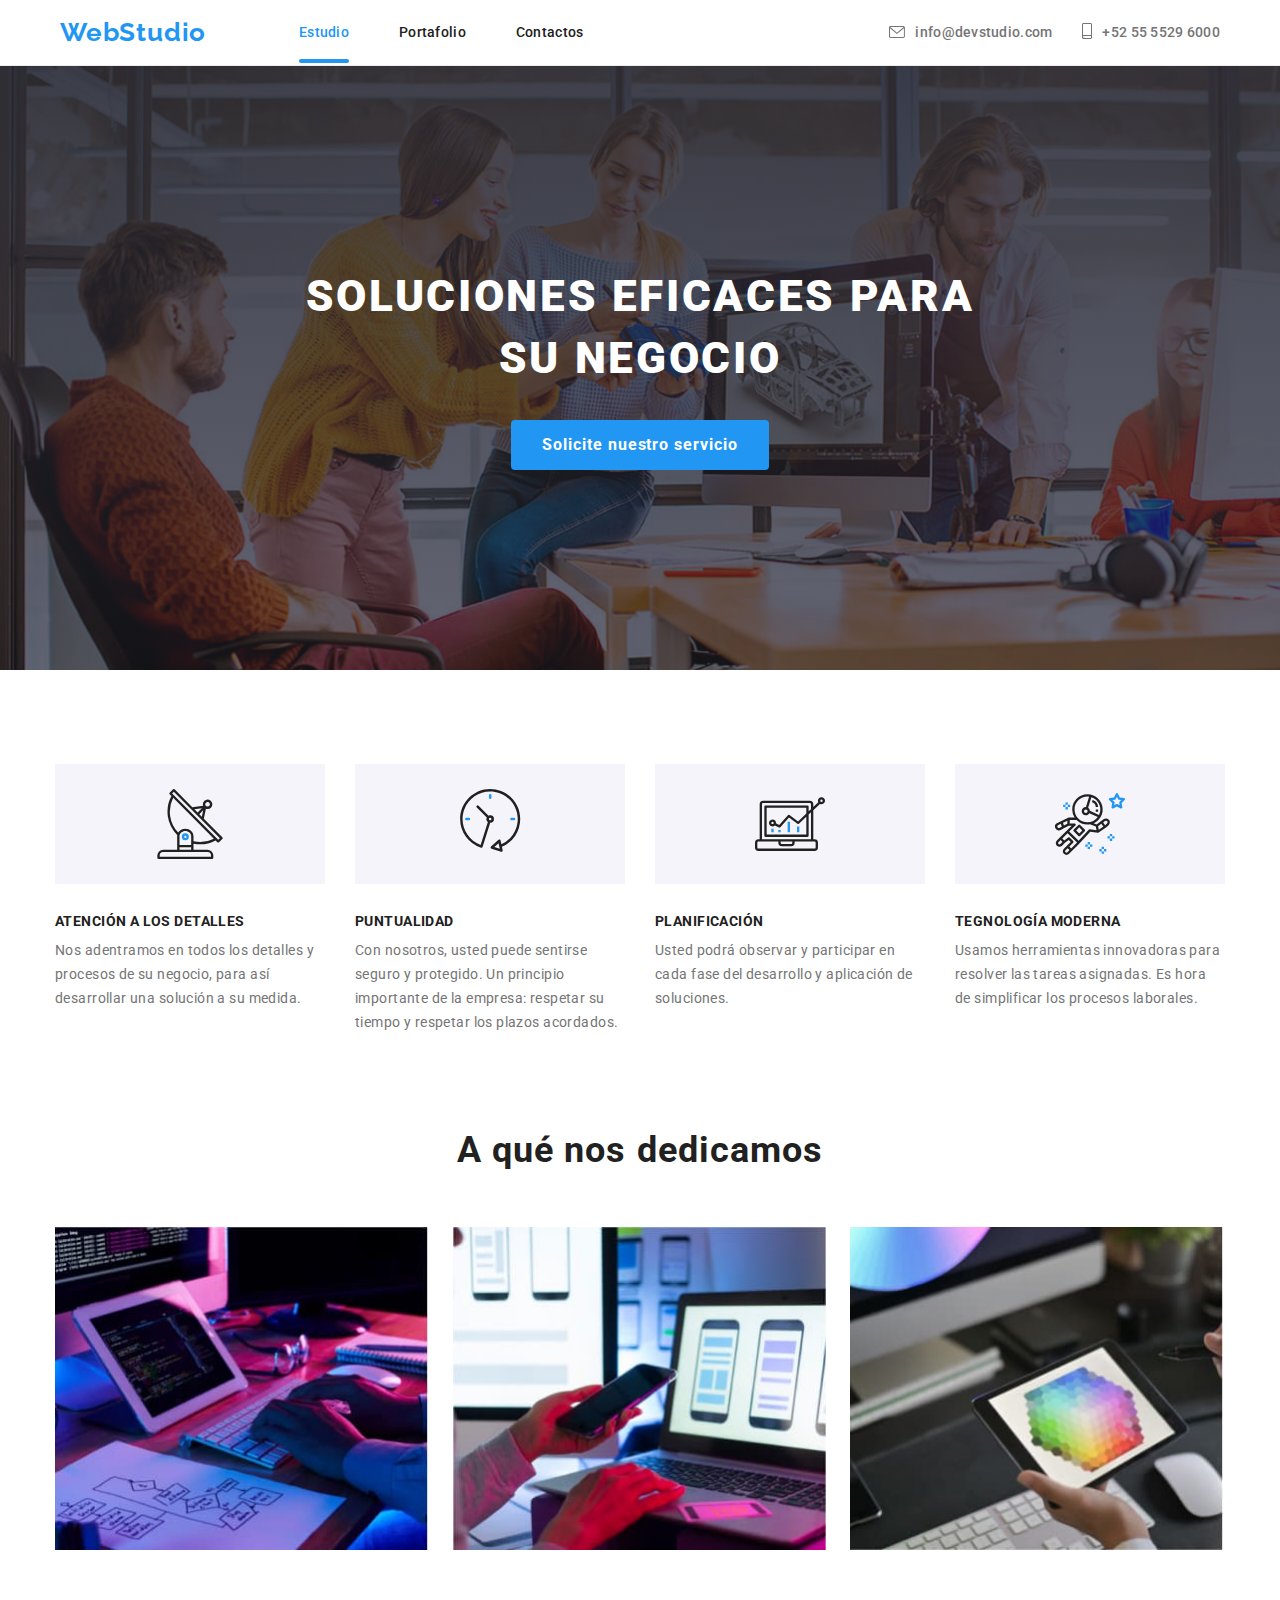
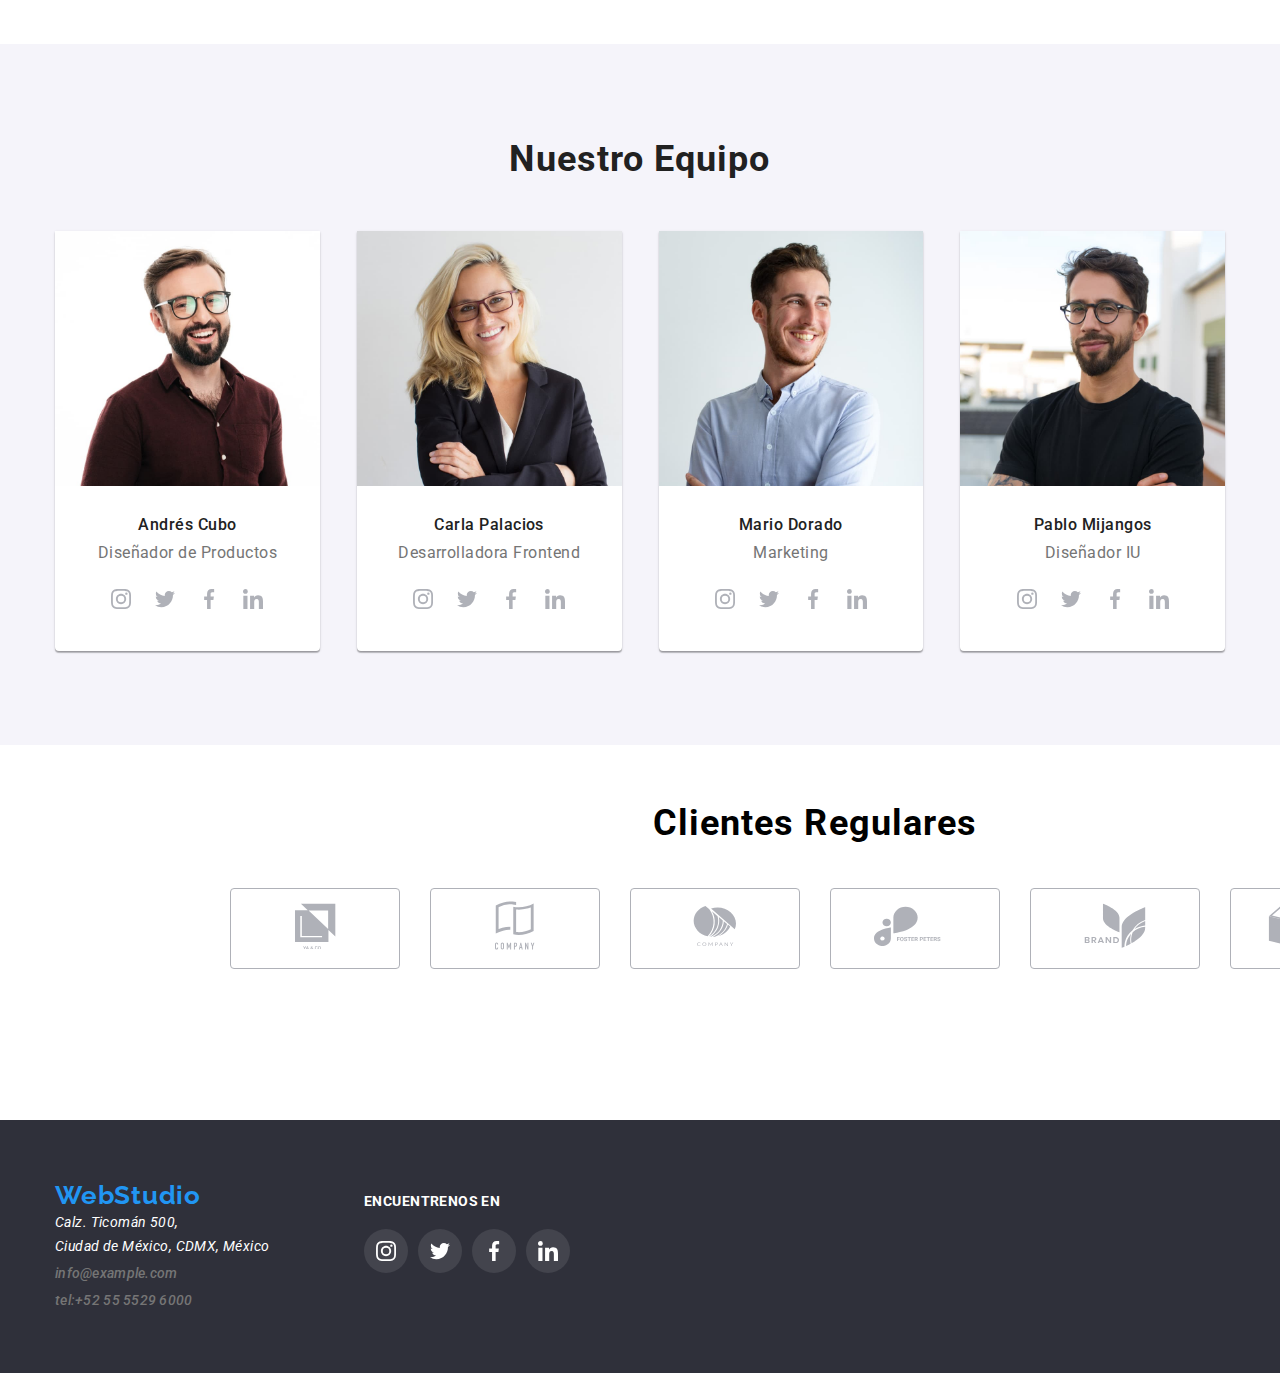
<file: index.html>
<!DOCTYPE html>
<html lang="es">
  <head>
    <meta charset="UTF-8" />
    <meta http-equiv="X-UA-Compatible" content="IE=edge" />
    <meta name="viewport" content="width=device-width, initial-scale=1.0" />
    <title>WebStudio</title>
    <link rel="preconnect" href="https://fonts.googleapis.com" />
    <link rel="preconnect" href="https://fonts.gstatic.com" crossorigin />
    <link
      href="https://fonts.googleapis.com/css2?family=Raleway:wght@700&family=Roboto:wght@400;500;700;900&display=swap"
      rel="stylesheet"
    />
    <link rel="stylesheet" href="./css/normalize.css" />
    <link rel="stylesheet" href="./css/styles.css" />
  </head>
  <body>
    <header class="header">
      <div class="header-container container">
        <nav class="nav">
          <a class="logo" href="#">WebStudio</a>
          <ul class="nav__menu">
            <li class="nav__item">
              <a class="nav__link active" href="./index.html">Estudio</a>
            </li>
            <li class="nav__item">
              <a class="nav__link" href="./portfolio.html">Portafolio</a>
            </li>
            <li class="nav__item">
              <a class="nav__link" href="#">Contactos</a>
            </li>
          </ul>
        </nav>
        <ul class="contact">
          <div class="contact-item__container">
            <li class="contact-item__icon">
              <a href="#">
                <svg class="icon">
                  <use href="./images/svg/sprite.svg#icon-sobre"></use>
                </svg>
              </a>
            </li>
            <li class="contact-item contact-item__mail">
              <a class="contact-link" href="mailto:info@devstudio.com"
                >info@devstudio.com</a
              >
            </li>
          </div>
          <div class="contact-item__container">
            <li class="contact-item__icon">
              <a href="#">
                <svg class="icon icon--telfono">
                  <use href="./images/svg/sprite.svg#icon-telfono"></use>
                </svg>
              </a>
            </li>
            <li class="contact-item">
              <a class="contact-link" href="tel:+525555296000"
                >+52 55 5529 6000</a
              >
            </li>
          </div>
        </ul>
      </div>
    </header>
    <main>
      <section class="hero">
        <div class="hero-container container">
          <div class="hero-container-title">
            <h1 class="hero-title">SOLUCIONES EFICACES PARA SU NEGOCIO</h1>
          </div>
          <button class="hero-button" type="button">
            Solicite nuestro servicio
          </button>
        </div>
      </section>
      <section class="characteristics">
        <div class="container">
          <ul class="characteristics-container">
            <li class="characteristics-container-item">
              <div>
                <svg class="icon">
                  <use href="./images/svg/sprite.svg#icon-antena"></use>
                </svg>
              </div>
              <h3 class="characteristics-subtitle">ATENCIÓN A LOS DETALLES</h3>
              <p class="characteristics-text">
                Nos adentramos en todos los detalles y procesos de su negocio,
                para así desarrollar una solución a su medida.
              </p>
            </li>
            <li class="characteristics-container-item">
              <div>
                <svg class="icon">
                  <use href="./images/svg/sprite.svg#icon-reloj"></use>
                </svg>
              </div>
              <h3 class="characteristics-subtitle">PUNTUALIDAD</h3>
              <p class="characteristics-text">
                Con nosotros, usted puede sentirse seguro y protegido. Un
                principio importante de la empresa: respetar su tiempo y
                respetar los plazos acordados.
              </p>
            </li>
            <li class="characteristics-container-item">
              <div>
                <svg class="icon">
                  <use href="./images/svg/sprite.svg#icon-diagrama"></use>
                </svg>
              </div>
              <h3 class="characteristics-subtitle">PLANIFICACIÓN</h3>
              <p class="characteristics-text">
                Usted podrá observar y participar en cada fase del desarrollo y
                aplicación de soluciones.
              </p>
            </li>
            <li class="characteristics-container-item">
              <div>
                <svg class="icon">
                  <use href="./images/svg/sprite.svg#icon-astronauta"></use>
                </svg>
              </div>
              <h3 class="characteristics-subtitle">TEGNOLOGÍA MODERNA</h3>
              <p class="characteristics-text">
                Usamos herramientas innovadoras para resolver las tareas
                asignadas. Es hora de simplificar los procesos laborales.
              </p>
            </li>
          </ul>
        </div>
      </section>
      <section class="services">
        <div class="container">
          <h2 class="services-title">A qué nos dedicamos</h2>
          <ul class="services-container">
            <li class="services-item">
              <div class="services-item-relative">
                <img
                  class="services-image"
                  src="./images/imagen.jpg"
                  alt="Maquetacion web"
                  width="300"
                />
                <!-- <p class="services-item-text services-item-text-desktop">
                  APLICACIONES DE ESCRITORIO
                </p> -->
              </div>
            </li>
            <li class="services-item">
              <div class="services-item-relative">
                <img
                  class="services-image"
                  src="./images/imagen2.jpg"
                  alt="Diseño web"
                  width="300"
                />
                <!-- <p class="services-item-text">APLICACIONES MÓVILES</p> -->
              </div>
            </li>
            <li class="services-item">
              <div class="services-item-relative">
                <img
                  class="services-image"
                  src="./images/imagen3.jpg"
                  alt="Creacion de logos"
                  width="300"
                />
                <!-- <p class="services-item-text">SOLUCIONES DE DISEÑO</p> -->
              </div>
            </li>
          </ul>
        </div>
      </section>
      <section class="team">
        <div class="container">
          <h2 class="team-title">Nuestro Equipo</h2>
          <ul class="team-card">
            <li class="team-card-item">
              <img
                class="team-card-image"
                src="./images/imagen4.jpg"
                alt="Imagen de Andres"
                width="300"
              />
              <div class="team-card-container">
                <h3 class="team-card-name">Andrés Cubo</h3>
                <p class="team-card-job">Diseñador de Productos</p>
              </div>
              <ul class="team-card-icon">
                <li>
                  <a href="#">
                    <svg class="icon">
                      <use href="./images/svg/sprite.svg#icon-instagram"></use>
                    </svg>
                  </a>
                </li>
                <li>
                  <a href="#">
                    <svg class="icon">
                      <use href="./images/svg/sprite.svg#icon-twitter"></use>
                    </svg>
                  </a>
                </li>
                <li>
                  <a href="#">
                    <svg class="icon">
                      <use href="./images/svg/sprite.svg#icon-facebook"></use>
                    </svg>
                  </a>
                </li>
                <li>
                  <a href="#">
                    <svg class="icon">
                      <use href="./images/svg/sprite.svg#icon-linkedin"></use>
                    </svg>
                  </a>
                </li>
              </ul>
            </li>
            <li class="team-card-item">
              <img
                class="team-card-image"
                src="./images/imagen5.jpg"
                alt="Imagen de Carla"
                width="300"
              />
              <div class="team-card-container">
                <h3 class="team-card-name">Carla Palacios</h3>
                <p class="team-card-job">Desarrolladora Frontend</p>
              </div>
              <ul class="team-card-icon">
                <li>
                  <a href="#">
                    <svg class="icon">
                      <use href="./images/svg/sprite.svg#icon-instagram"></use>
                    </svg>
                  </a>
                </li>
                <li>
                  <a href="#">
                    <svg class="icon">
                      <use href="./images/svg/sprite.svg#icon-twitter"></use>
                    </svg>
                  </a>
                </li>
                <li>
                  <a href="#">
                    <svg class="icon">
                      <use href="./images/svg/sprite.svg#icon-facebook"></use>
                    </svg>
                  </a>
                </li>
                <li>
                  <a href="#">
                    <svg class="icon">
                      <use href="./images/svg/sprite.svg#icon-linkedin"></use>
                    </svg>
                  </a>
                </li>
              </ul>
            </li>
            <li class="team-card-item">
              <img
                class="team-card-image"
                src="./images/imagen6.jpg"
                alt="Imagen de Mario"
                width="300"
              />
              <div class="team-card-container">
                <h3 class="team-card-name">Mario Dorado</h3>
                <p class="team-card-job">Marketing</p>
              </div>
              <ul class="team-card-icon">
                <li>
                  <a href="#">
                    <svg class="icon">
                      <use href="./images/svg/sprite.svg#icon-instagram"></use>
                    </svg>
                  </a>
                </li>
                <li>
                  <a href="#">
                    <svg class="icon">
                      <use href="./images/svg/sprite.svg#icon-twitter"></use>
                    </svg>
                  </a>
                </li>
                <li>
                  <a href="#">
                    <svg class="icon">
                      <use href="./images/svg/sprite.svg#icon-facebook"></use>
                    </svg>
                  </a>
                </li>
                <li>
                  <a href="#">
                    <svg class="icon">
                      <use href="./images/svg/sprite.svg#icon-linkedin"></use>
                    </svg>
                  </a>
                </li>
              </ul>
            </li>
            <li class="team-card-item">
              <img
                class="team-card-image"
                src="./images/imagen7.jpg"
                alt="Imagen de Pablo"
                width="300"
              />
              <div class="team-card-container">
                <h3 class="team-card-name">Pablo Mijangos</h3>
                <p class="team-card-job">Diseñador IU</p>
              </div>
              <ul class="team-card-icon">
                <li>
                  <a href="#">
                    <svg class="icon">
                      <use href="./images/svg/sprite.svg#icon-instagram"></use>
                    </svg>
                  </a>
                </li>
                <li>
                  <a href="#">
                    <svg class="icon">
                      <use href="./images/svg/sprite.svg#icon-twitter"></use>
                    </svg>
                  </a>
                </li>
                <li>
                  <a href="#">
                    <svg class="icon">
                      <use href="./images/svg/sprite.svg#icon-facebook"></use>
                    </svg>
                  </a>
                </li>
                <li>
                  <a href="#">
                    <svg class="icon">
                      <use href="./images/svg/sprite.svg#icon-linkedin"></use>
                    </svg>
                  </a>
                </li>
              </ul>
            </li>
          </ul>
        </div>
      </section>
      <section class="clients">
        <div class="container">
          <h2 class="clients-title">Clientes Regulares</h2>
          <ul class="clients-container">
            <li>
              <a href="#">
                <svg class="icon-g1 icon-hover">
                  <use href="./images/svg/sprite.svg#icon-grupo"></use>
                </svg>
              </a>
            </li>
            <li>
              <a href="#">
                <svg class="icon-g2 icon-hover">
                  <use href="./images/svg/sprite.svg#icon-grupo2"></use>
                </svg>
              </a>
            </li>
            <li>
              <a href="#">
                <svg class="icon-g3 icon-hover">
                  <use href="./images/svg/sprite.svg#icon-grupo3"></use>
                </svg>
              </a>
            </li>
            <li>
              <a href="#">
                <svg class="icon-g4 icon-hover">
                  <use href="./images/svg/sprite.svg#icon-grupo4"></use>
                </svg>
              </a>
            </li>
            <li>
              <a href="#">
                <svg class="icon-g5 icon-hover">
                  <use href="./images/svg/sprite.svg#icon-grupo5"></use>
                </svg>
              </a>
            </li>
            <li>
              <a href="#">
                <svg class="icon-g6 icon-hover">
                  <use href="./images/svg/sprite.svg#icon-grupo6"></use>
                </svg>
              </a>
            </li>
          </ul>
        </div>
      </section>
    </main>
    <footer class="footer">
      <div class="container">
        <ul class="footer-container">
          <li class="footer-contact">
            <a class="logo footer-logo" href="#">WebStudio</a>
            <address>
              <ul>
                <li>
                  <p class="footer-text">
                    Calz. Ticomán 500, <br />
                    Ciudad de México, CDMX, México
                  </p>
                </li>
                <li class="contact-item">
                  <a class="contact-link" href="mailto:info@devstudio.com"
                    >info@example.com</a
                  >
                </li>
                <li class="contact-item">
                  <a class="contact-link" href="tel:+525555296000"
                    >tel:+52 55 5529 6000</a
                  >
                </li>
              </ul>
            </address>
          </li>
          <li class="footer-icons">
            <p>ENCUENTRENOS EN</p>
            <ul class="footer-icons-container">
              <li>
                <a href="#">
                  <svg class="icon">
                    <use href="./images/svg/sprite.svg#icon-instagram"></use>
                  </svg>
                </a>
              </li>
              <li>
                <a href="#">
                  <svg class="icon">
                    <use href="./images/svg/sprite.svg#icon-twitter"></use>
                  </svg>
                </a>
              </li>
              <li>
                <a href="#">
                  <svg class="icon">
                    <use href="./images/svg/sprite.svg#icon-facebook"></use>
                  </svg>
                </a>
              </li>
              <li>
                <a href="#">
                  <svg class="icon">
                    <use href="./images/svg/sprite.svg#icon-linkedin"></use>
                  </svg>
                </a>
              </li>
            </ul>
          </li>
        </ul>
      </div>
    </footer>
  </body>
</html>
</file>
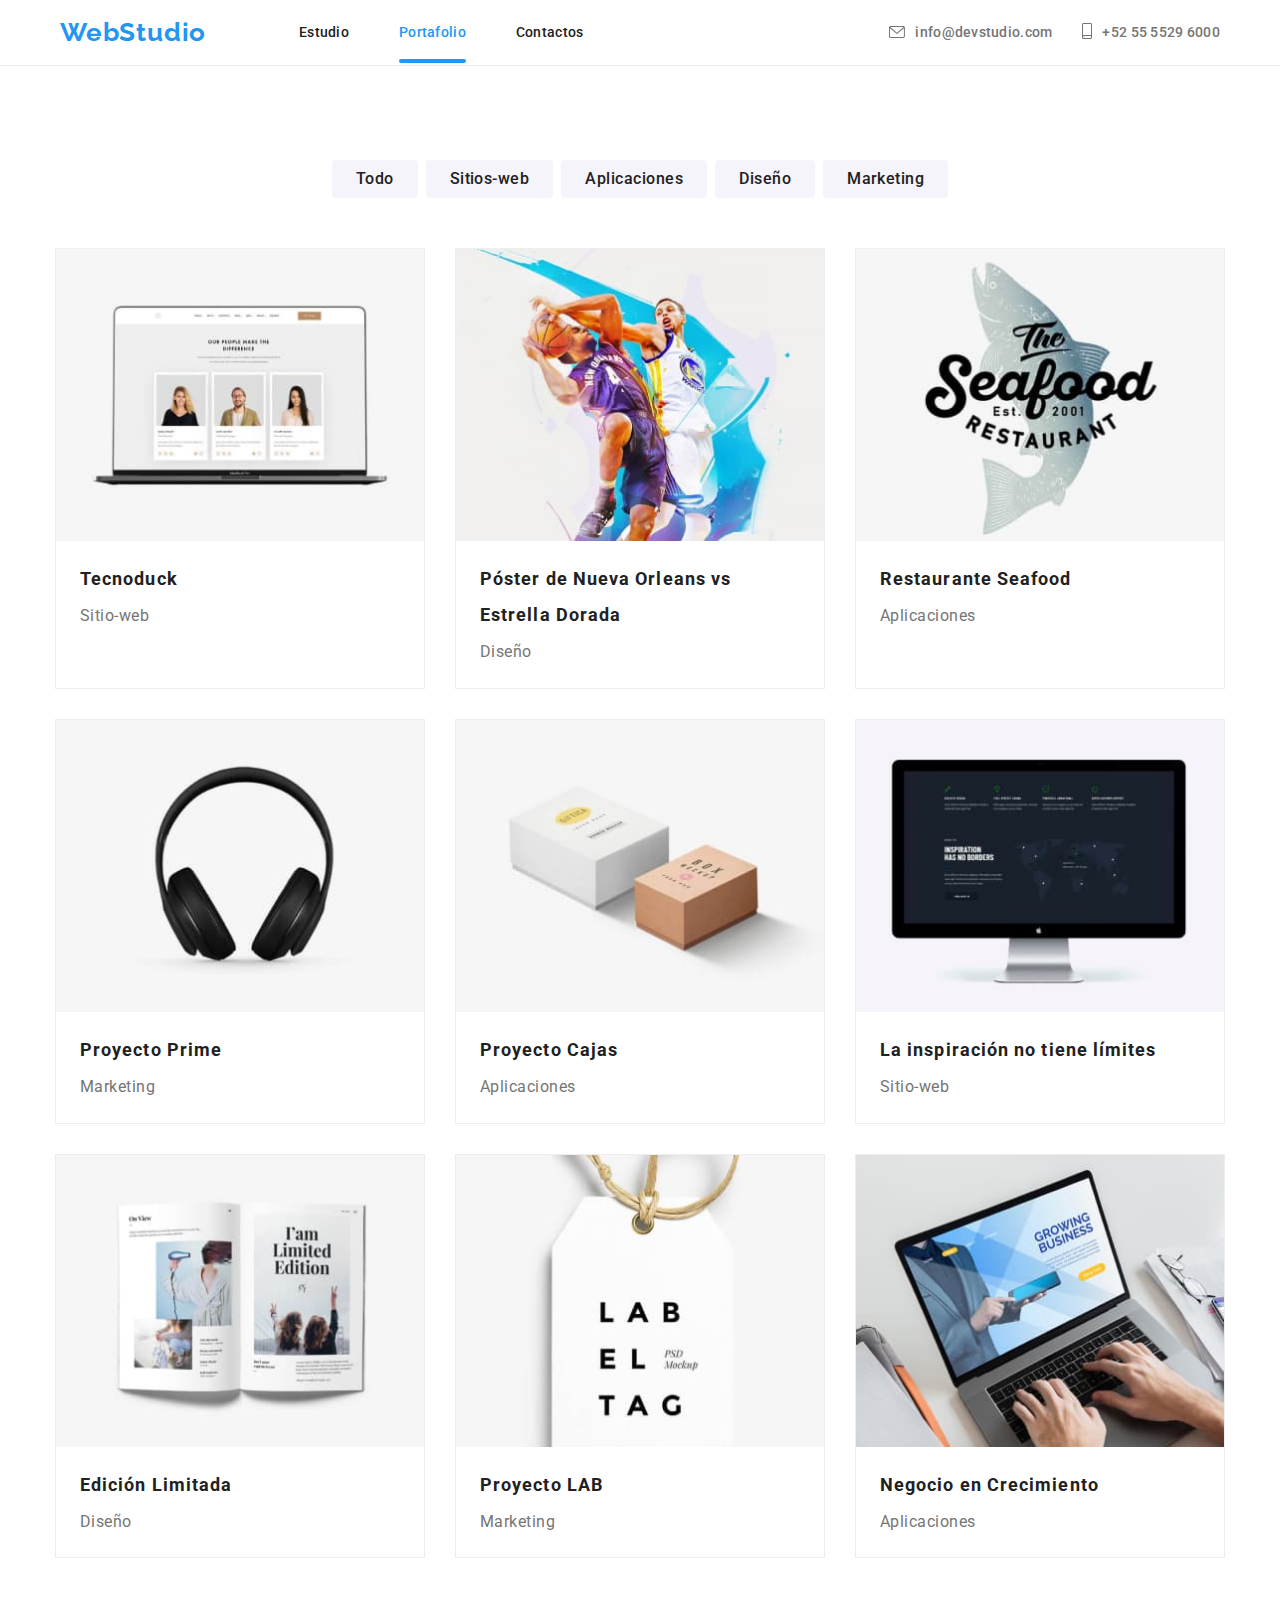
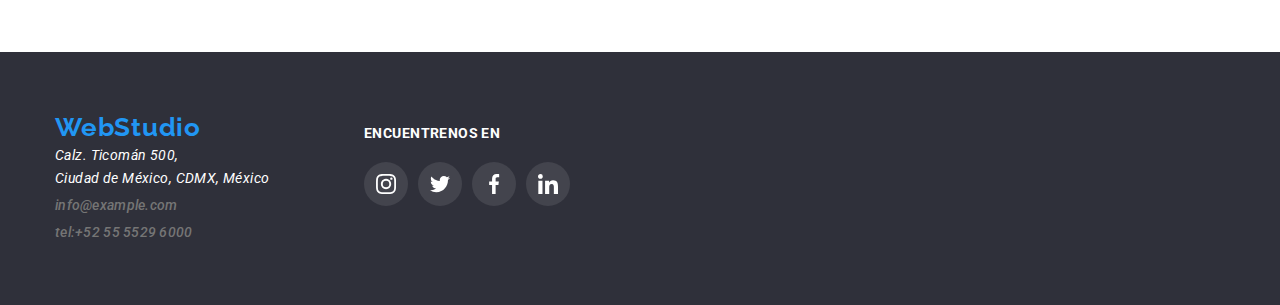
<file: portfolio.html>
<!DOCTYPE html>
<html lang="es">
  <head>
    <meta charset="UTF-8" />
    <meta http-equiv="X-UA-Compatible" content="IE=edge" />
    <meta name="viewport" content="width=device-width, initial-scale=1.0" />
    <title>Portafolio</title>
    <link rel="preconnect" href="https://fonts.googleapis.com" />
    <link rel="preconnect" href="https://fonts.gstatic.com" crossorigin />
    <link
      href="https://fonts.googleapis.com/css2?family=Raleway:wght@700&family=Roboto:wght@400;500;700;900&display=swap"
      rel="stylesheet"
    />
    <link rel="stylesheet" href="./css/normalize.css" />
    <link rel="stylesheet" href="./css/styles.css" />
  </head>
  <body>
    <header class="header">
      <div class="header-container container">
        <nav class="nav">
          <a class="logo" href="#">WebStudio</a>
          <ul class="nav__menu">
            <li class="nav__item">
              <a class="nav__link" href="./index.html">Estudio</a>
            </li>
            <li class="nav__item">
              <a class="nav__link active" href="./portfolio.html">Portafolio</a>
            </li>
            <li class="nav__item">
              <a class="nav__link" href="#">Contactos</a>
            </li>
          </ul>
        </nav>
        <ul class="contact">
          <div class="contact-item__container">
            <li class="contact-item__icon">
              <a href="#">
                <svg class="icon">
                  <use href="./images/svg/sprite.svg#icon-sobre"></use>
                </svg>
              </a>
            </li>
            <li class="contact-item contact-item__mail">
              <a class="contact-link" href="mailto:info@devstudio.com"
                >info@devstudio.com</a
              >
            </li>
          </div>
          <div class="contact-item__container">
            <li class="contact-item__icon">
              <a href="#">
                <svg class="icon icon--telfono">
                  <use href="./images/svg/sprite.svg#icon-telfono"></use>
                </svg>
              </a>
            </li>
            <li class="contact-item">
              <a class="contact-link" href="tel:+525555296000"
                >+52 55 5529 6000</a
              >
            </li>
          </div>
        </ul>
      </div>
    </header>
    <main>
      <section class="section-portfolio">
        <div class="container">
          <ul class="filters">
            <li class="filters-item">
              <button class="filters-button" type="button">Todo</button>
            </li>
            <li class="filters-item">
              <button class="filters-button" type="button">Sitios-web</button>
            </li>
            <li class="filters-item">
              <button class="filters-button" type="button">Aplicaciones</button>
            </li>
            <li class="filters-item">
              <button class="filters-button" type="button">Diseño</button>
            </li>
            <li class="filters-item">
              <button class="filters-button" type="button">Marketing</button>
            </li>
          </ul>
          <ul class="categories">
            <li class="categories-item">
              <img src="./images/imagen8.jpg" alt="sitio web" width="300" />
              <div class="categories-item-container">
                <h3 class="categories-subtitle">Tecnoduck</h3>
                <p class="categories-text">Sitio-web</p>
              </div>
            </li>
            <li class="categories-item">
              <img src="./images/imagen9.jpg" alt="Diseño" width="300" />
              <div class="categories-item-container">
                <h3 class="categories-subtitle">
                  Póster de Nueva Orleans vs Estrella Dorada
                </h3>
                <p class="categories-text">Diseño</p>
              </div>
            </li>
            <li class="categories-item">
              <img src="./images/imagen10.jpg" alt="Aplicaciones" width="300" />
              <div class="categories-item-container">
                <h3 class="categories-subtitle">Restaurante Seafood</h3>
                <p class="categories-text">Aplicaciones</p>
              </div>
            </li>
            <li class="categories-item">
              <img src="./images/imagen11.jpg" alt="Marketing" width="300" />
              <div class="categories-item-container">
                <h3 class="categories-subtitle">Proyecto Prime</h3>
                <p class="categories-text">Marketing</p>
              </div>
            </li>
            <li class="categories-item">
              <img src="./images/imagen12.jpg" alt="Aplicaciones" width="300" />
              <div class="categories-item-container">
                <h3 class="categories-subtitle">Proyecto Cajas</h3>
                <p class="categories-text">Aplicaciones</p>
              </div>
            </li>
            <li class="categories-item">
              <img src="./images/imagen13.jpg" alt="sitio web" width="300" />
              <div class="categories-item-container">
                <h3 class="categories-subtitle">
                  La inspiración no tiene límites
                </h3>
                <p class="categories-text">Sitio-web</p>
              </div>
            </li>
            <li class="categories-item">
              <img src="./images/imagen14.jpg" alt="Diseño" width="300" />
              <div class="categories-item-container">
                <h3 class="categories-subtitle">Edición Limitada</h3>
                <p class="categories-text">Diseño</p>
              </div>
            </li>
            <li class="categories-item">
              <img src="./images/imagen15.jpg" alt="Marketing" width="300" />
              <div class="categories-item-container">
                <h3 class="categories-subtitle">Proyecto LAB</h3>
                <p class="categories-text">Marketing</p>
              </div>
            </li>
            <li class="categories-item">
              <img src="./images/imagen16.jpg" alt="Aplicaciones" width="300" />
              <div class="categories-item-container">
                <h3 class="categories-subtitle">Negocio en Crecimiento</h3>
                <p class="categories-text">Aplicaciones</p>
              </div>
            </li>
          </ul>
        </div>
      </section>
    </main>
    <footer class="footer">
      <div class="container">
        <ul class="footer-container">
          <li class="footer-contact">
            <a class="logo footer-logo" href="#">WebStudio</a>
            <address>
              <ul>
                <li>
                  <p class="footer-text">
                    Calz. Ticomán 500, <br />
                    Ciudad de México, CDMX, México
                  </p>
                </li>
                <li class="contact-item">
                  <a class="contact-link" href="mailto:info@devstudio.com"
                    >info@example.com</a
                  >
                </li>
                <li class="contact-item">
                  <a class="contact-link" href="tel:+525555296000"
                    >tel:+52 55 5529 6000</a
                  >
                </li>
              </ul>
            </address>
          </li>
          <li class="footer-icons">
            <p>ENCUENTRENOS EN</p>
            <ul class="footer-icons-container">
              <li>
                <a href="#">
                  <svg class="icon">
                    <use href="./images/svg/sprite.svg#icon-instagram"></use>
                  </svg>
                </a>
              </li>
              <li>
                <a href="#">
                  <svg class="icon">
                    <use href="./images/svg/sprite.svg#icon-twitter"></use>
                  </svg>
                </a>
              </li>
              <li>
                <a href="#">
                  <svg class="icon">
                    <use href="./images/svg/sprite.svg#icon-facebook"></use>
                  </svg>
                </a>
              </li>
              <li>
                <a href="#">
                  <svg class="icon">
                    <use href="./images/svg/sprite.svg#icon-linkedin"></use>
                  </svg>
                </a>
              </li>
            </ul>
          </li>
        </ul>
      </div>
    </footer>
  </body>
</html>
</file>
<file: css/styles.css>
:root {
  --main-color: #2196F3;
  --subtitle-color: #212121;
  --background-color-secondary: #2F303A;
  --background-color-tertiary: #F5F4FA;
  --white-color: #ffffff;
  --text-color: #757575;
  --button-hover-color:#188ce8;
  --icon-color: #AFB1B8;
  --title-font-size:44px;
  --subtitle-font-size: 36px;
  --card-font-size: 18px;
  --logo-font-size: 26px;
  --button-font-size: 16px;
  --text-font-size: 14px; 
}
body {
  font-family: 'Roboto', sans-serif;
}
h1,h2,h3,h4 {
  margin: 0;
}
a {
  text-decoration: none;
}
ul {
  list-style: none;
  padding: 0;
  margin: 0;
}
button {
  cursor: pointer;
}
img {
  display: block;
  max-width: 100%;
  height: auto;
}


.container {
  margin: 0 auto;
  padding: 0 15px;
  width: 1200px;
}

.header {
  border-bottom: 1px solid #ececec;
}
.header-container {
  display: flex;
  justify-content: center;
  align-items: center;
}
.nav {
  display: flex;
  align-items: center;
  margin-right: 306px;
}
.logo {
  color: var(--main-color);
  font-family: 'Raleway', sans-serif;
  font-size: var(--logo-font-size);
  font-weight: 700;
  line-height: 1.2;
  letter-spacing: 0.03em;
  margin-right: 93px;
}
.nav__item {
  margin-right: 50px;
  position: relative;
}
.nav__link {
  color: var(--subtitle-color);
  font-size: var(--text-font-size);
  display: inline-block;
  font-weight: 500;
  line-height: 1.1;
  letter-spacing: 0.02em;
  padding: 25px 0;
}
.active {
  color: var(--main-color);
}
.active::after { 
  content: "";
  position: absolute;
  left: 0;
  top: 90%;
  background-color: var(--main-color);
  height: 4px;
  width: 100%;
  border-radius: 2px;
}
.nav__menu {
  display: flex;
}
.nav__menu .nav__item:nth-child(3) {
  margin-right: 0;
}
.nav__menu .nav__link:hover,
.nav__menu .nav__link:focus {
  color: var(--main-color);
}
.nav__menu .nav__link:hover::after,
.nav__menu .nav__link:focus::after {
  content: "";
    position: absolute;
    left: 0;
    top: 90%;
    background-color: var(--main-color);
    height: 4px;
    width: 100%;
    border-radius: 2px;
}

.contact {
  display: flex;
  align-items: center;
}
.contact-item__icon {
  margin-right: 10px;
}
.contact-item__icon a {
  color: var(--text-color);
}
.contact-item__container {
  display: flex;
  align-items: center;
}
.contact-item__container:hover .icon {
  fill: var(--main-color);
}
.contact-item__container .contact-item__icon a:focus .icon {
  fill: var(--main-color);
}
.contact-item__container:hover .contact-link {
  color: var(--main-color);
}
.contact-item__container .contact-link:focus {
  color: var(--main-color);
} 

.contact-item__container .icon {
  width: 16px;
  height: 12px;
  fill: currentColor;
}
.contact-item__container .icon--telfono {
  width: 10px;
  height: 16px;
}
.contact-item {
  margin-right: 50px;
}
.contact .contact-item:nth-child(4) {
  margin-right: 0;
}
.contact .contact-item:nth-child(2) {
  margin-right: 0;
}
.contact .contact-item.contact-item__mail {
  margin-right: 30px;
}
.contact-link { 
  color: var(--text-color);
  font-size: var(--text-font-size);
  display: inline-block;
  font-weight: 500;
  line-height: 1.1;
  letter-spacing: 0.02em;
  padding: 25px 0;
}



.hero {
  background-color: #C4C4C4;
  background-image: linear-gradient(rgba(47, 48, 58, 0.8), rgba(47,48, 58, 0.4)), url(../images/hero.jpg);
  background-size: cover;
  background-repeat: no-repeat;
  text-align: center;
  padding-top: 200px;
  padding-bottom: 200px;
}
.hero-container {
  
}
.hero-container-title {
  width: 696px;
  margin-left: auto;
  margin-right: auto;
}
.hero-title {
  color: var(--white-color);
  font-size: var(--title-font-size);
  margin-bottom: 30px;
  font-weight: 900;
  line-height: 1.4;
  letter-spacing: 0.06em;
}
.hero-button {
  background-color: var(--main-color);
  border: 0;
  border-radius: 4px;
  color: var(--white-color);
  padding: 10px 31px;
  font-size: var(--button-font-size);
  font-weight: 700;
  line-height: 1.9;
  letter-spacing: 0.06em;
}
.hero .hero-button:hover,
.hero .hero-button:focus {
  background-color: var(--button-hover-color);
}

.characteristics {
  padding: 94px 0;
}
.characteristics-container {
  display: flex;
  gap: 30px;
}
.characteristics-container-item {
  flex-basis: calc((100% - 90px) / 4 ); 
}
.characteristics-container-item div {
  width: 270px;
  height: 120px;
  background-color: var(--background-color-tertiary);
  padding: 25px 100px;
  margin-bottom: 30px;
}
.characteristics-container-item .icon {
  width: 70px;
  height: 70px;
}
.characteristics-container .characteristics-container-item:nth-child(4) {
  margin-right: 0;
}
.characteristics-subtitle {
  color: var(--subtitle-color);
  font-size: var(--text-font-size);
  margin-bottom: 10px;
  font-weight: 700;
  line-height: 1.1;
  letter-spacing: 0.03em;
}
.characteristics-text {
  color: var(--text-color);
  font-size: var(--text-font-size);
  margin: 0;
  font-weight: 400;
  line-height: 1.7;
  letter-spacing: 0.03em;
}


.services {
  padding-bottom: 94px;
}
.services-container {
  display: flex;
  flex-wrap: wrap;
  gap: 23px;
}
.services-item {
  flex-basis: calc((100% - 46px) / 3);
}
/*    */
.services-title {
  margin-bottom: 55px;
  font-size: var(--subtitle-font-size);
  font-weight: 700;
  line-height: 1.2;
  letter-spacing: 0.03em;
  text-align: center;
  color: var(--subtitle-color);
}
.services-image {
  width: 373px;
}
/* .services-item-text {
  background: rgba(47, 48, 58, 0.8);
  color: var(--white-color);
  position: absolute;
  bottom: 0;
  margin: 0;
  padding: 27px 102px;
  font-size: var(--text-font-size);
  font-weight: 700;
  letter-spacing: 0.03em;
  line-height: 1.1;
} */
/* .services-item-text.services-item-text-desktop {
  padding: 27px 79px;
} */


.team {
  background-color: var(--background-color-tertiary);
  padding: 94px 0;
}
.team-title {
  color: var(--subtitle-color);
  font-size: var(--subtitle-font-size);
  text-align: center;
  font-weight: 700;
  line-height: 1.2;
  letter-spacing: 0.03em;
  margin-bottom: 50px;
}
.team-card {
  display: flex;
  justify-content: center;
  gap: 37px;
}
.team-card-item {
  background-color: var(--white-color);
  box-shadow: 0px 1px 3px rgba(0, 0, 0, 0.12), 0px 1px 1px rgba(0, 0, 0, 0.14), 0px 2px 1px rgba(0, 0, 0, 0.2);
  border-bottom-left-radius: 4px;
  border-bottom-right-radius: 4px;
  flex-basis: calc((100% - 111px) / 4);
}
.team-card-image {
  
}
.team-card-container {
  padding: 30px 41px 16px;
}
.team-card-name {
  font-size: var(--button-font-size);
  font-weight: 500;
  line-height: 1.1;
  letter-spacing: 0.03em;
  color: var(--subtitle-color);
  margin-bottom: 10px;
  text-align: center;
}
.team-card-job {
  font-size: var(--button-font-size);
  font-weight: 400;
  line-height: 1.1;
  letter-spacing: 0.03em;
  color: var(--text-color);
  margin: 0;
  text-align: center;
}
.team-card-icon {
  display: flex;
  justify-content: center;
  padding: 0 32px 30px;
}
.team-card-icon a {
  display: flex;
  align-items: center;
  justify-content: center;
  border-radius: 25px;
  outline: none;
  height: 44px;
  width: 44px;
}
.team-card-icon a:hover,
.team-card-icon a:focus {
  background-color: var(--main-color);
}
.team-card-icon .icon {
  width: 20px;
  height: 20px;
  fill: var(--icon-color);
}
.team-card-icon a:hover .icon,
.team-card-icon a:focus .icon {
  fill: var(--white-color);
}


.clients {
  padding: 59px 215px 151px;
}
.clients-title {
  margin-bottom: 44px;
  text-align: center;
  font-weight: 700;
  font-size: var(--subtitle-font-size);
  letter-spacing: 0.03em;
  line-height: 1.1;
}
.clients-container {
  display: flex;
  justify-content: center;
  column-gap: 30px;
}
.clients-container li{
  flex-basis: calc((100% - 150px) / 6);
  /* width: 170px; */
  height: 81px;
  display: flex;
  justify-content: center;
  align-items: center;
  border: 1px solid #AFB1B8;
  border-radius: 4px;  
}
.clients-container .icon-g1 {
  width: 41px;
  height: 46.7px;
  fill: var(--icon-color);
}
.clients-container .icon-g2 {
  width: 40px;
  height: 52px;
  fill: var(--icon-color);
}
.clients-container .icon-g3 {
  width: 43.46px;
  height: 41.18px;
  fill: var(--icon-color);
}
.clients-container .icon-g4 {
  width: 84.44px;
  height: 40.62px;
  fill: var(--icon-color);
}
.clients-container .icon-g5 {
  width: 62.54px;
  height: 45.43px;
  fill: var(--icon-color);
}
.clients-container .icon-g6 {
  width: 93.79px;
  height: 43.93px;
  fill: var(--icon-color);
}
.clients-container a:hover .icon-hover,
.clients-container a:focus .icon-hover {
  fill: var(--main-color);
}
.clients-container li:hover .icon-hover,
.clients-container li:focus .icon-hover {
  fill: var(--main-color);
}
.clients-container li:hover,
.clients-container li:focus {                       
  border-color: var(--main-color);      
}


.footer {
  background-color: var(--background-color-secondary);
  padding: 60px 0;
}
.footer-logo {
  
}
.footer-text {
  color: var(--white-color);
  font-size: var(--text-font-size);
  margin: 0;
  font-weight: 400;
  line-height: 1.7;
  letter-spacing: 0.03em;
}
.footer .contact-item {
  line-height: 1.7;
  margin-right: 0;
}
address .contact-link {
  padding: 0;
}
.footer .contact-link:hover,
.footer .contact-link:focus {
  color: var(--white-color);
}
.footer-contact {
  margin-right: 70px;
}
.footer-container {
  display: flex;
}
.footer-icons p {
  color: var(--white-color);
  font-size: var(--text-font-size);
  font-weight: 700;
  letter-spacing: 0.03em;
  line-height: 1.1;
  margin-bottom: 20px;
}
.footer-icons-container {
  display: flex;
}
.footer-icons-container li {
  margin-right: 10px;
}
.footer-icons-container li:nth-child(4) {
  margin-right: 0;
}
.footer-icons-container a {
    display: flex;
    align-items: center;
    justify-content: center;
    border-radius: 25px;
    outline: none;
    height: 44px;
    width: 44px;
    background-color: #43444D;
}
.footer-icons-container a:hover,
.footer-icons-container a:focus    {
  background-color: var(--main-color);
}
.footer-icons .icon {
  width: 20px;
  height: 20px;
  fill: var(--white-color);
}



/** Portfolio  */
.header-portfolio {
  
}
.section-portfolio {
  padding: 94px 0;
}
.filters {
  display: flex;
  justify-content: center;
  column-gap: 8px;
  margin-bottom: 50px;
}
.filters-button {
  background-color: var(--background-color-tertiary);
  color: var(--subtitle-color);
  border: none;
  border-radius: 4px;
  font-size: var(--button-font-size);
  font-weight: 500;
  line-height: 1.6;
  letter-spacing: 0.03em;
  padding: 6px 24px;
}
.filters .filters-button:hover,
.filters .filters-button:focus {
  background-color: var(--button-hover-color);
  color: var(--white-color);
  box-shadow: 0px 3px 1px rgba(0, 0, 0, 0.1), 0px 1px 2px rgba(0, 0, 0, 0.08), 0px 2px 2px rgba(0, 0, 0, 0.12);
}


.categories {
  display: flex;
  justify-content: center;
  flex-wrap: wrap;
  gap: 30px;
}
.categories-item {
  flex-basis: calc((100% - 60px) / 3);
  border: 1px solid #eeeeee;
}
.categories .categories-item:hover {
    box-shadow:  1px 1px rgba(0, 0, 0, 0.12), 0px 4px 4px rgba(0, 0, 0, 0.06), 1px 4px 6px rgba(0, 0, 0, 0.16)
}
.categories-item img {
  width: inherit;
}
.categories-item-container {
  padding: 20px 24px;
}
.categories-subtitle {
  color: var(--subtitle-color);
  font-size: var(--card-font-size);
  font-weight: 700;
  line-height: 2;
  letter-spacing: 0.06em;
  margin-bottom: 4px;
}
.categories-text {
  color: var(--text-color);
  font-size: var(--button-font-size);
  font-weight: 400;
  line-height: 1.9;
  letter-spacing: 0.03em;
  margin: 0;
}
</file>
